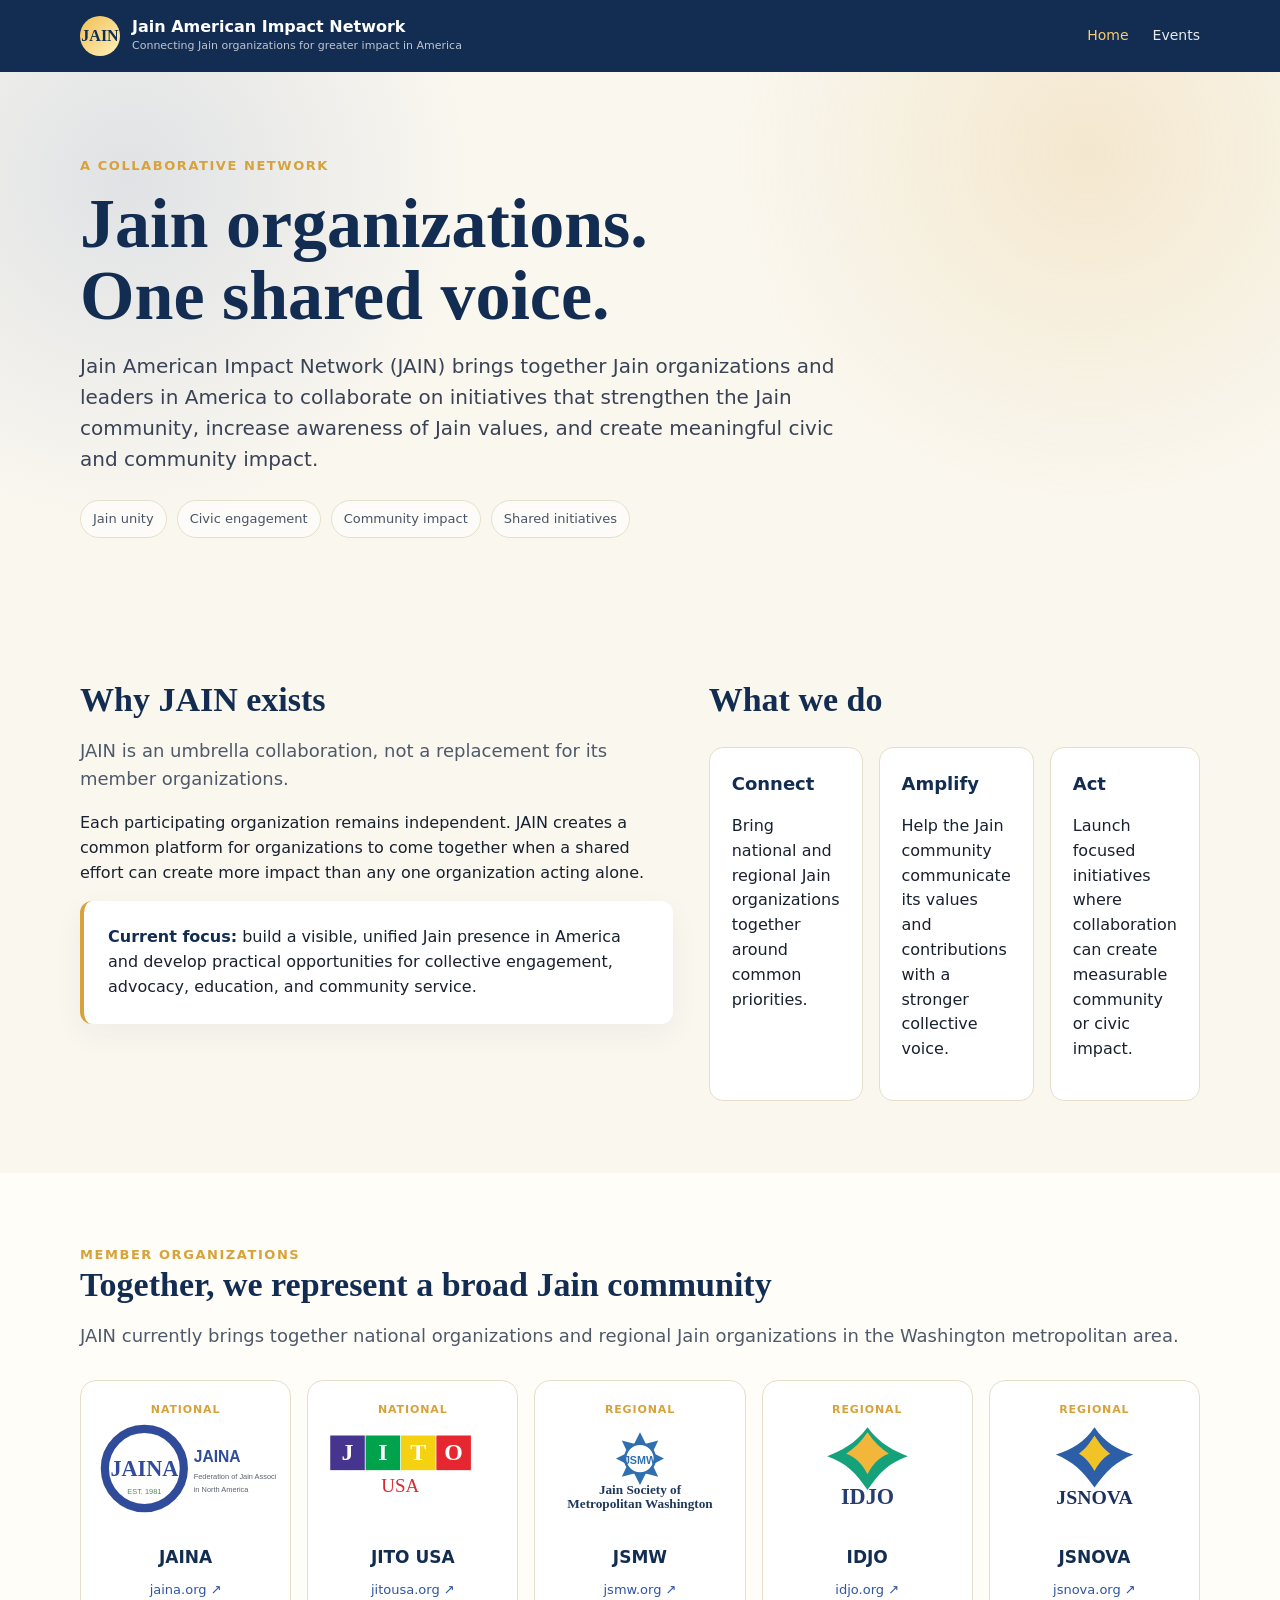
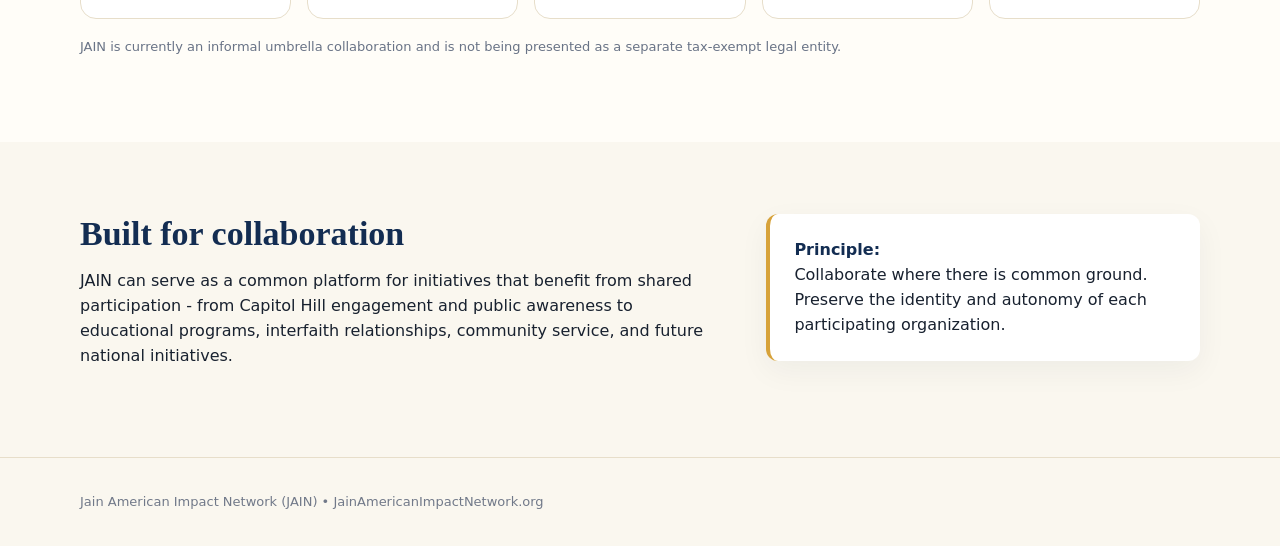
<file: index.html>
<!doctype html>
<html lang="en">
<head>
<meta charset="utf-8">
<meta name="viewport" content="width=device-width, initial-scale=1">
<title>Jain American Impact Network | JAIN</title>
<link rel="stylesheet" href="styles.css">
</head>
<body>
<header class="topbar">
  <div class="container nav">
    <a class="brand" href="index.html">
      <div class="brand-mark">JAIN</div>
      <div><div class="brand-title">Jain American Impact Network</div><div class="brand-sub">Connecting Jain organizations for greater impact in America</div></div>
    </a>
    <nav class="navlinks"><a class="active" href="index.html">Home</a><a href="events.html">Events</a></nav>
  </div>
</header>

<main>
<section class="hero">
  <div class="container">
    <div class="kicker">A collaborative network</div>
    <h1>Jain organizations.<br>One shared voice.</h1>
    <p>Jain American Impact Network (JAIN) brings together Jain organizations and leaders in America to collaborate on initiatives that strengthen the Jain community, increase awareness of Jain values, and create meaningful civic and community impact.</p>
    <div class="badges">
      <span class="badge">Jain unity</span><span class="badge">Civic engagement</span><span class="badge">Community impact</span><span class="badge">Shared initiatives</span>
    </div>
  </div>
</section>

<section class="section">
  <div class="container grid2">
    <div>
      <h2>Why JAIN exists</h2>
      <p class="lead">JAIN is an umbrella collaboration, not a replacement for its member organizations.</p>
      <p>Each participating organization remains independent. JAIN creates a common platform for organizations to come together when a shared effort can create more impact than any one organization acting alone.</p>
      <div class="callout"><strong>Current focus:</strong> build a visible, unified Jain presence in America and develop practical opportunities for collective engagement, advocacy, education, and community service.</div>
    </div>
    <div>
      <h2>What we do</h2>
      <div class="eyes">
        <div class="eye"><h3>Connect</h3><p>Bring national and regional Jain organizations together around common priorities.</p></div>
        <div class="eye"><h3>Amplify</h3><p>Help the Jain community communicate its values and contributions with a stronger collective voice.</p></div>
        <div class="eye"><h3>Act</h3><p>Launch focused initiatives where collaboration can create measurable community or civic impact.</p></div>
      </div>
    </div>
  </div>
</section>

<section class="section alt">
  <div class="container">
    <div class="kicker">Member organizations</div>
    <h2>Together, we represent a broad Jain community</h2>
    <p class="lead">JAIN currently brings together national organizations and regional Jain organizations in the Washington metropolitan area.</p>
    <div class="members">
      <article class="member">
        <div class="type">National</div><img src="assets/jaina.svg" alt="JAINA logo">
        <h3>JAINA</h3><a href="https://www.jaina.org/" target="_blank" rel="noopener">jaina.org ↗</a>
      </article>
      <article class="member">
        <div class="type">National</div><img src="assets/jito.svg" alt="JITO USA logo">
        <h3>JITO USA</h3><a href="https://www.jitousa.org/" target="_blank" rel="noopener">jitousa.org ↗</a>
      </article>
      <article class="member">
        <div class="type">Regional</div><img src="assets/jsmw.svg" alt="JSMW logo">
        <h3>JSMW</h3><a href="https://www.jsmw.org/" target="_blank" rel="noopener">jsmw.org ↗</a>
      </article>
      <article class="member">
        <div class="type">Regional</div><img src="assets/idjo.svg" alt="IDJO logo">
        <h3>IDJO</h3><a href="https://idjo.org/" target="_blank" rel="noopener">idjo.org ↗</a>
      </article>
      <article class="member">
        <div class="type">Regional</div><img src="assets/jsnova.svg" alt="JSNOVA logo">
        <h3>JSNOVA</h3><a href="https://jsnova.org/" target="_blank" rel="noopener">jsnova.org ↗</a>
      </article>
    </div>
    <p class="note" style="margin-top:18px">JAIN is currently an informal umbrella collaboration and is not being presented as a separate tax-exempt legal entity.</p>
  </div>
</section>

<section class="section">
  <div class="container grid2">
    <div>
      <h2>Built for collaboration</h2>
      <p>JAIN can serve as a common platform for initiatives that benefit from shared participation - from Capitol Hill engagement and public awareness to educational programs, interfaith relationships, community service, and future national initiatives.</p>
    </div>
    <div class="callout">
      <strong>Principle:</strong><br>
      Collaborate where there is common ground. Preserve the identity and autonomy of each participating organization.
    </div>
  </div>
</section>
</main>

<footer class="footer"><div class="container">Jain American Impact Network (JAIN) • JainAmericanImpactNetwork.org</div></footer>
</body>
</html>
</file>
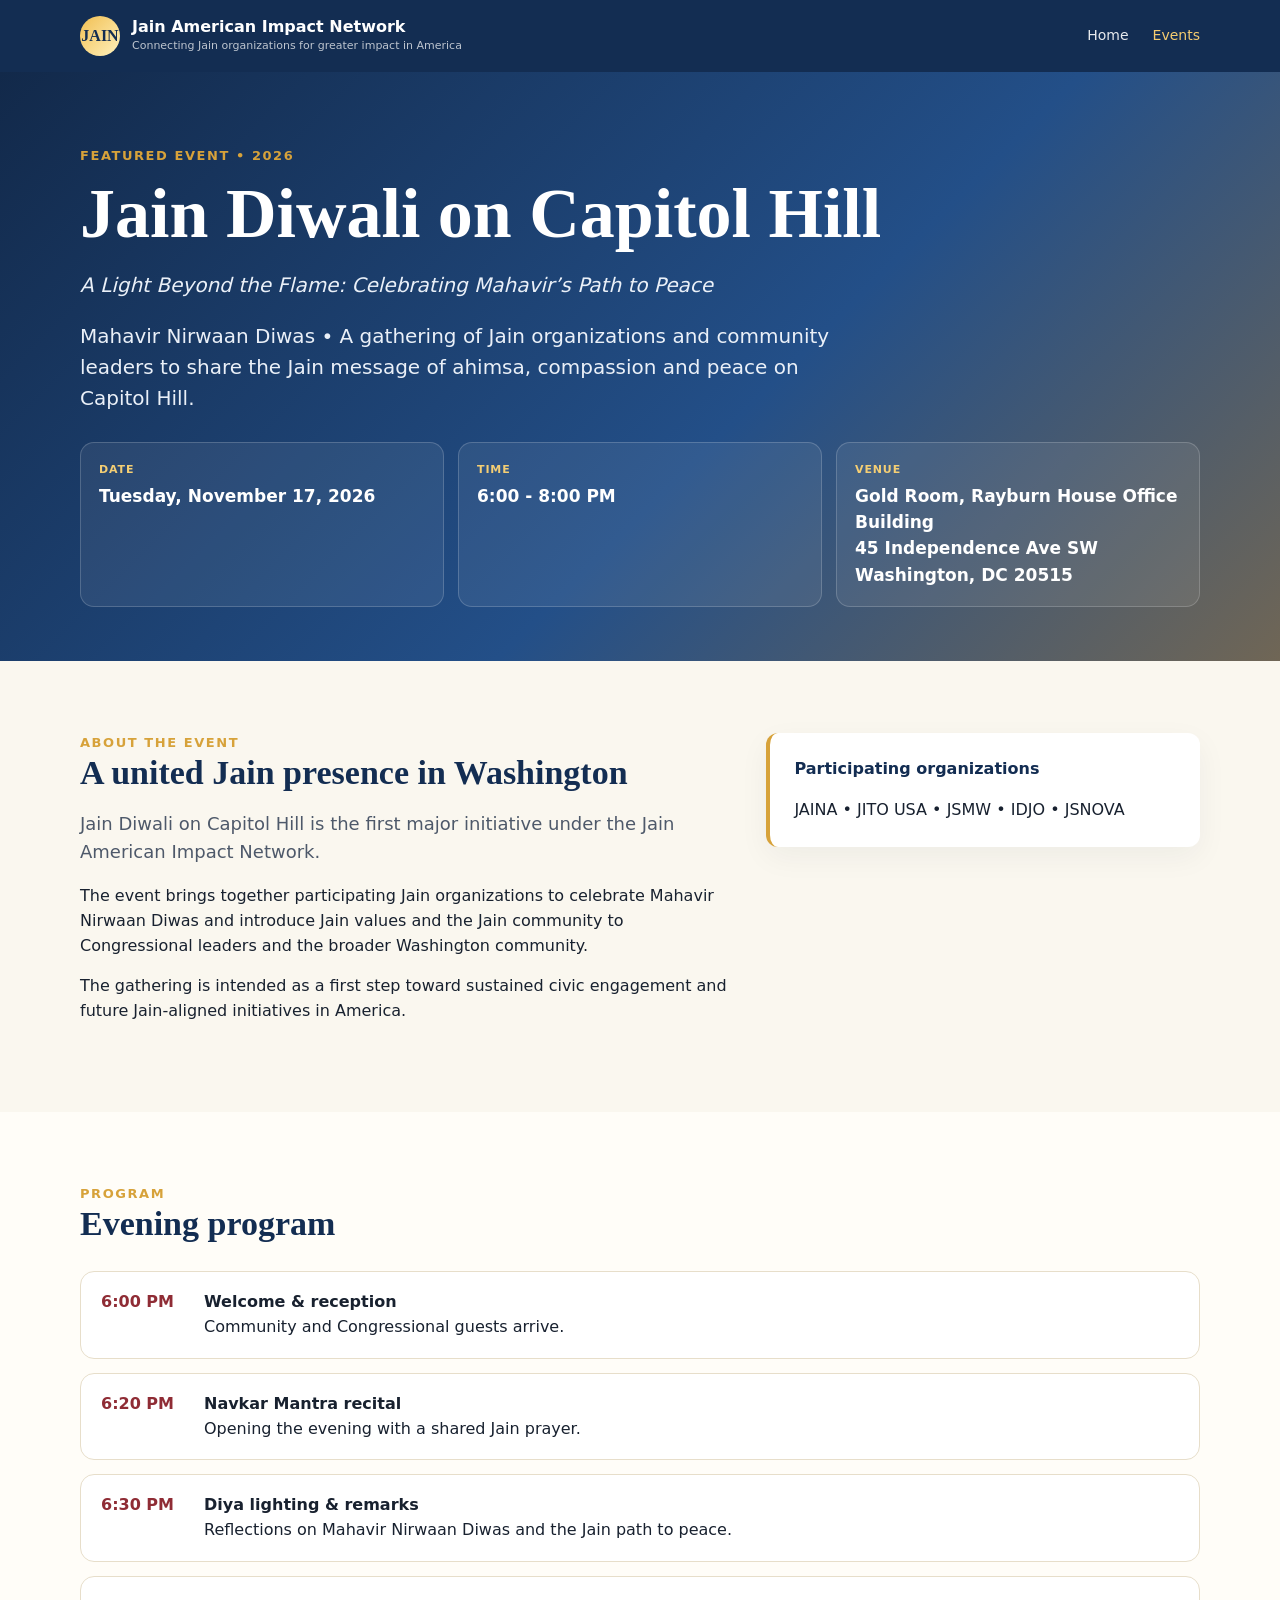
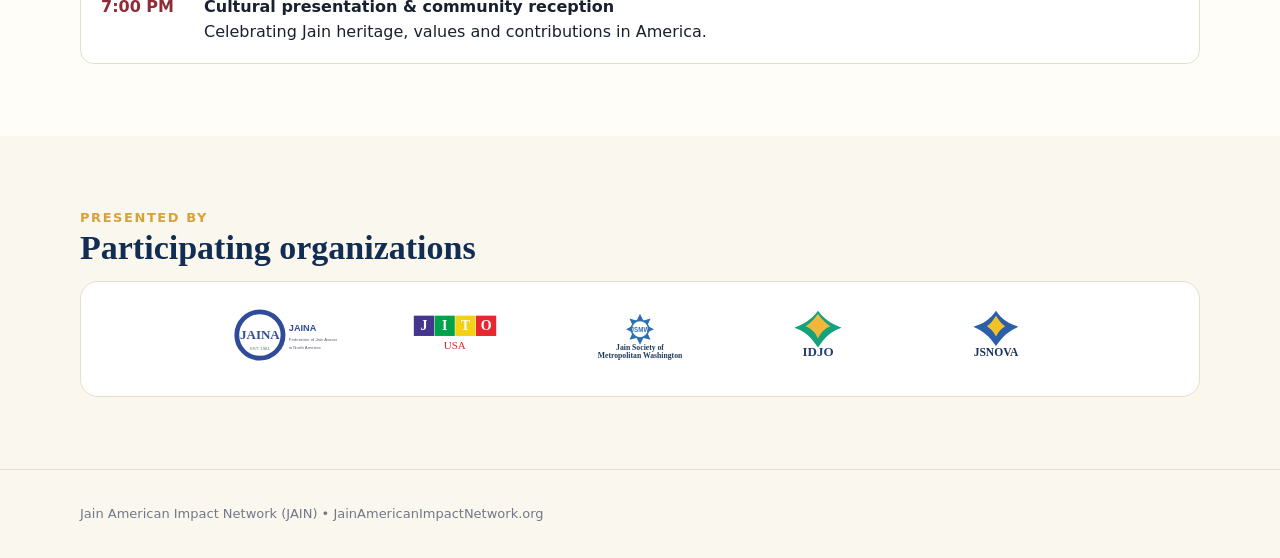
<file: events.html>
<!doctype html>
<html lang="en">
<head>
<meta charset="utf-8">
<meta name="viewport" content="width=device-width, initial-scale=1">
<title>Jain Diwali on Capitol Hill | Jain American Impact Network</title>
<link rel="stylesheet" href="styles.css">
</head>
<body>
<header class="topbar">
  <div class="container nav">
    <a class="brand" href="index.html">
      <div class="brand-mark">JAIN</div>
      <div><div class="brand-title">Jain American Impact Network</div><div class="brand-sub">Connecting Jain organizations for greater impact in America</div></div>
    </a>
    <nav class="navlinks"><a href="index.html">Home</a><a class="active" href="events.html">Events</a></nav>
  </div>
</header>

<main>
<section class="event-hero">
  <div class="container">
    <div class="kicker">Featured event • 2026</div>
    <h1>Jain Diwali on Capitol Hill</h1>
    <p><em>A Light Beyond the Flame: Celebrating Mahavir’s Path to Peace</em></p>
    <p>Mahavir Nirwaan Diwas • A gathering of Jain organizations and community leaders to share the Jain message of ahimsa, compassion and peace on Capitol Hill.</p>
    <div class="event-meta">
      <div class="meta"><small>Date</small><strong>Tuesday, November 17, 2026</strong></div>
      <div class="meta"><small>Time</small><strong>6:00 - 8:00 PM</strong></div>
      <div class="meta"><small>Venue</small><strong>Gold Room, Rayburn House Office Building<br>45 Independence Ave SW<br>Washington, DC 20515</strong></div>
    </div>
  </div>
</section>

<section class="section">
  <div class="container grid2">
    <div>
      <div class="kicker">About the event</div>
      <h2>A united Jain presence in Washington</h2>
      <p class="lead">Jain Diwali on Capitol Hill is the first major initiative under the Jain American Impact Network.</p>
      <p>The event brings together participating Jain organizations to celebrate Mahavir Nirwaan Diwas and introduce Jain values and the Jain community to Congressional leaders and the broader Washington community.</p>
      <p>The gathering is intended as a first step toward sustained civic engagement and future Jain-aligned initiatives in America.</p>
    </div>
    <div class="callout">
      <strong>Participating organizations</strong>
      <p style="margin-bottom:0">JAINA • JITO USA • JSMW • IDJO • JSNOVA</p>
    </div>
  </div>
</section>

<section class="section alt">
  <div class="container">
    <div class="kicker">Program</div>
    <h2>Evening program</h2>
    <div class="timeline">
      <div class="step"><div class="time">6:00 PM</div><div><strong>Welcome &amp; reception</strong><br>Community and Congressional guests arrive.</div></div>
      <div class="step"><div class="time">6:20 PM</div><div><strong>Navkar Mantra recital</strong><br>Opening the evening with a shared Jain prayer.</div></div>
      <div class="step"><div class="time">6:30 PM</div><div><strong>Diya lighting &amp; remarks</strong><br>Reflections on Mahavir Nirwaan Diwas and the Jain path to peace.</div></div>
      <div class="step"><div class="time">7:00 PM</div><div><strong>Cultural presentation &amp; community reception</strong><br>Celebrating Jain heritage, values and contributions in America.</div></div>
    </div>
  </div>
</section>

<section class="section">
  <div class="container">
    <div class="kicker">Presented by</div>
    <h2>Participating organizations</h2>
    <div class="sponsor-strip">
      <a href="https://www.jaina.org/" target="_blank" rel="noopener"><img src="assets/jaina.svg" alt="JAINA"></a>
      <a href="https://www.jitousa.org/" target="_blank" rel="noopener"><img src="assets/jito.svg" alt="JITO USA"></a>
      <a href="https://www.jsmw.org/" target="_blank" rel="noopener"><img src="assets/jsmw.svg" alt="JSMW"></a>
      <a href="https://idjo.org/" target="_blank" rel="noopener"><img src="assets/idjo.svg" alt="IDJO"></a>
      <a href="https://jsnova.org/" target="_blank" rel="noopener"><img src="assets/jsnova.svg" alt="JSNOVA"></a>
    </div>
  </div>
</section>
</main>

<footer class="footer"><div class="container">Jain American Impact Network (JAIN) • JainAmericanImpactNetwork.org</div></footer>
</body>
</html>
</file>
<file: styles.css>
:root{
  --navy:#132d52; --blue:#2f55a1; --gold:#d7a23a; --cream:#faf7ef;
  --ink:#18212f; --muted:#697386; --line:#e7deca; --maroon:#8f2c35;
}
*{box-sizing:border-box}
body{margin:0;font-family:Inter,ui-sans-serif,system-ui,-apple-system,Segoe UI,Roboto,Arial,sans-serif;color:var(--ink);background:var(--cream);line-height:1.55}
a{color:inherit}
.container{width:min(1120px,92%);margin:auto}
.topbar{background:var(--navy);color:#fff}
.nav{display:flex;align-items:center;justify-content:space-between;padding:16px 0}
.brand{display:flex;gap:12px;align-items:center;text-decoration:none}
.brand-mark{width:40px;height:40px;border-radius:50%;display:grid;place-items:center;background:linear-gradient(135deg,#f1bf52,#fff1bd);color:var(--navy);font-family:Georgia,serif;font-weight:700}
.brand-title{font-size:16px;line-height:1.15;font-weight:700}
.brand-sub{font-size:11px;opacity:.72}
.navlinks{display:flex;gap:24px}
.navlinks a{text-decoration:none;font-size:14px;color:#fff;opacity:.9}
.navlinks a.active,.navlinks a:hover{opacity:1;color:#f5cc70}
.hero{padding:84px 0 70px;background:
 radial-gradient(circle at 85% 15%,rgba(215,162,58,.18),transparent 30%),
 radial-gradient(circle at 10% 20%,rgba(47,85,161,.13),transparent 28%);}
.kicker{letter-spacing:.12em;text-transform:uppercase;color:var(--gold);font-weight:700;font-size:13px}
h1{font-family:Georgia,serif;font-size:clamp(40px,6vw,70px);line-height:1.02;color:var(--navy);margin:12px 0 18px}
.hero p{max-width:780px;font-size:20px;color:#394355}
.badges{display:flex;flex-wrap:wrap;gap:10px;margin-top:25px}
.badge{padding:8px 12px;border:1px solid var(--line);background:#fff8;backdrop-filter:blur(6px);border-radius:999px;font-size:13px;color:#495466}
.section{padding:72px 0}
.section.alt{background:#fffdf8}
.grid2{display:grid;grid-template-columns:1.2fr .8fr;gap:36px;align-items:start}
h2{font-family:Georgia,serif;font-size:34px;line-height:1.15;color:var(--navy);margin:0 0 14px}
.lead{font-size:18px;color:#4e596a}
.callout{padding:24px;border-left:4px solid var(--gold);background:#fff;border-radius:12px;box-shadow:0 10px 30px rgba(23,33,52,.05)}
.callout strong{color:var(--navy)}
.members{display:grid;grid-template-columns:repeat(5,1fr);gap:16px;margin-top:30px}
.member{background:#fff;border:1px solid var(--line);border-radius:16px;padding:20px 14px 16px;text-align:center;transition:.2s}
.member:hover{transform:translateY(-2px);box-shadow:0 12px 28px rgba(23,33,52,.08)}
.member img{width:100%;height:100px;object-fit:contain;margin-bottom:10px}
.member .type{font-size:11px;text-transform:uppercase;letter-spacing:.08em;color:var(--gold);font-weight:700}
.member h3{margin:8px 0 7px;font-size:17px;color:var(--navy)}
.member a{font-size:13px;color:var(--blue);text-decoration:none}
.member a:hover{text-decoration:underline}
.eyes{display:grid;grid-template-columns:repeat(3,1fr);gap:16px;margin-top:28px}
.eye{padding:22px;background:#fff;border:1px solid var(--line);border-radius:14px}
.eye h3{margin:0 0 8px;color:var(--navy);font-size:18px}
.event-hero{padding:74px 0 54px;background:linear-gradient(135deg,#12294a 0%,#234f88 58%,#b97c25 140%);color:#fff}
.event-hero h1{color:#fff;margin-bottom:12px}
.event-hero p{font-size:20px;max-width:780px;color:#eaf0f8}
.event-meta{display:grid;grid-template-columns:repeat(3,1fr);gap:14px;margin-top:28px}
.meta{padding:18px;border:1px solid rgba(255,255,255,.18);background:rgba(255,255,255,.07);border-radius:14px}
.meta small{display:block;text-transform:uppercase;letter-spacing:.08em;color:#f4ce74;font-weight:700;font-size:11px}
.meta strong{display:block;margin-top:5px;font-size:17px}
.timeline{display:grid;gap:14px;margin-top:28px}
.step{display:grid;grid-template-columns:85px 1fr;gap:18px;align-items:start;padding:18px 20px;background:#fff;border:1px solid var(--line);border-radius:14px}
.time{font-weight:800;color:var(--maroon)}
.sponsor-strip{display:flex;flex-wrap:wrap;align-items:center;justify-content:center;gap:18px;padding:24px;background:#fff;border:1px solid var(--line);border-radius:18px}
.sponsor-strip img{height:58px;width:160px;object-fit:contain}
.footer{padding:34px 0;color:#717989;font-size:13px;border-top:1px solid var(--line)}
.note{font-size:13px;color:var(--muted)}
@media(max-width:860px){
  .grid2{grid-template-columns:1fr}
  .members{grid-template-columns:repeat(2,1fr)}
  .eyes{grid-template-columns:1fr}
  .event-meta{grid-template-columns:1fr}
  .navlinks{gap:13px}
}
@media(max-width:520px){
  .nav{align-items:flex-start}.navlinks{flex-direction:column;gap:4px}
  .members{grid-template-columns:1fr}
  .sponsor-strip img{width:130px}
}
</file>
